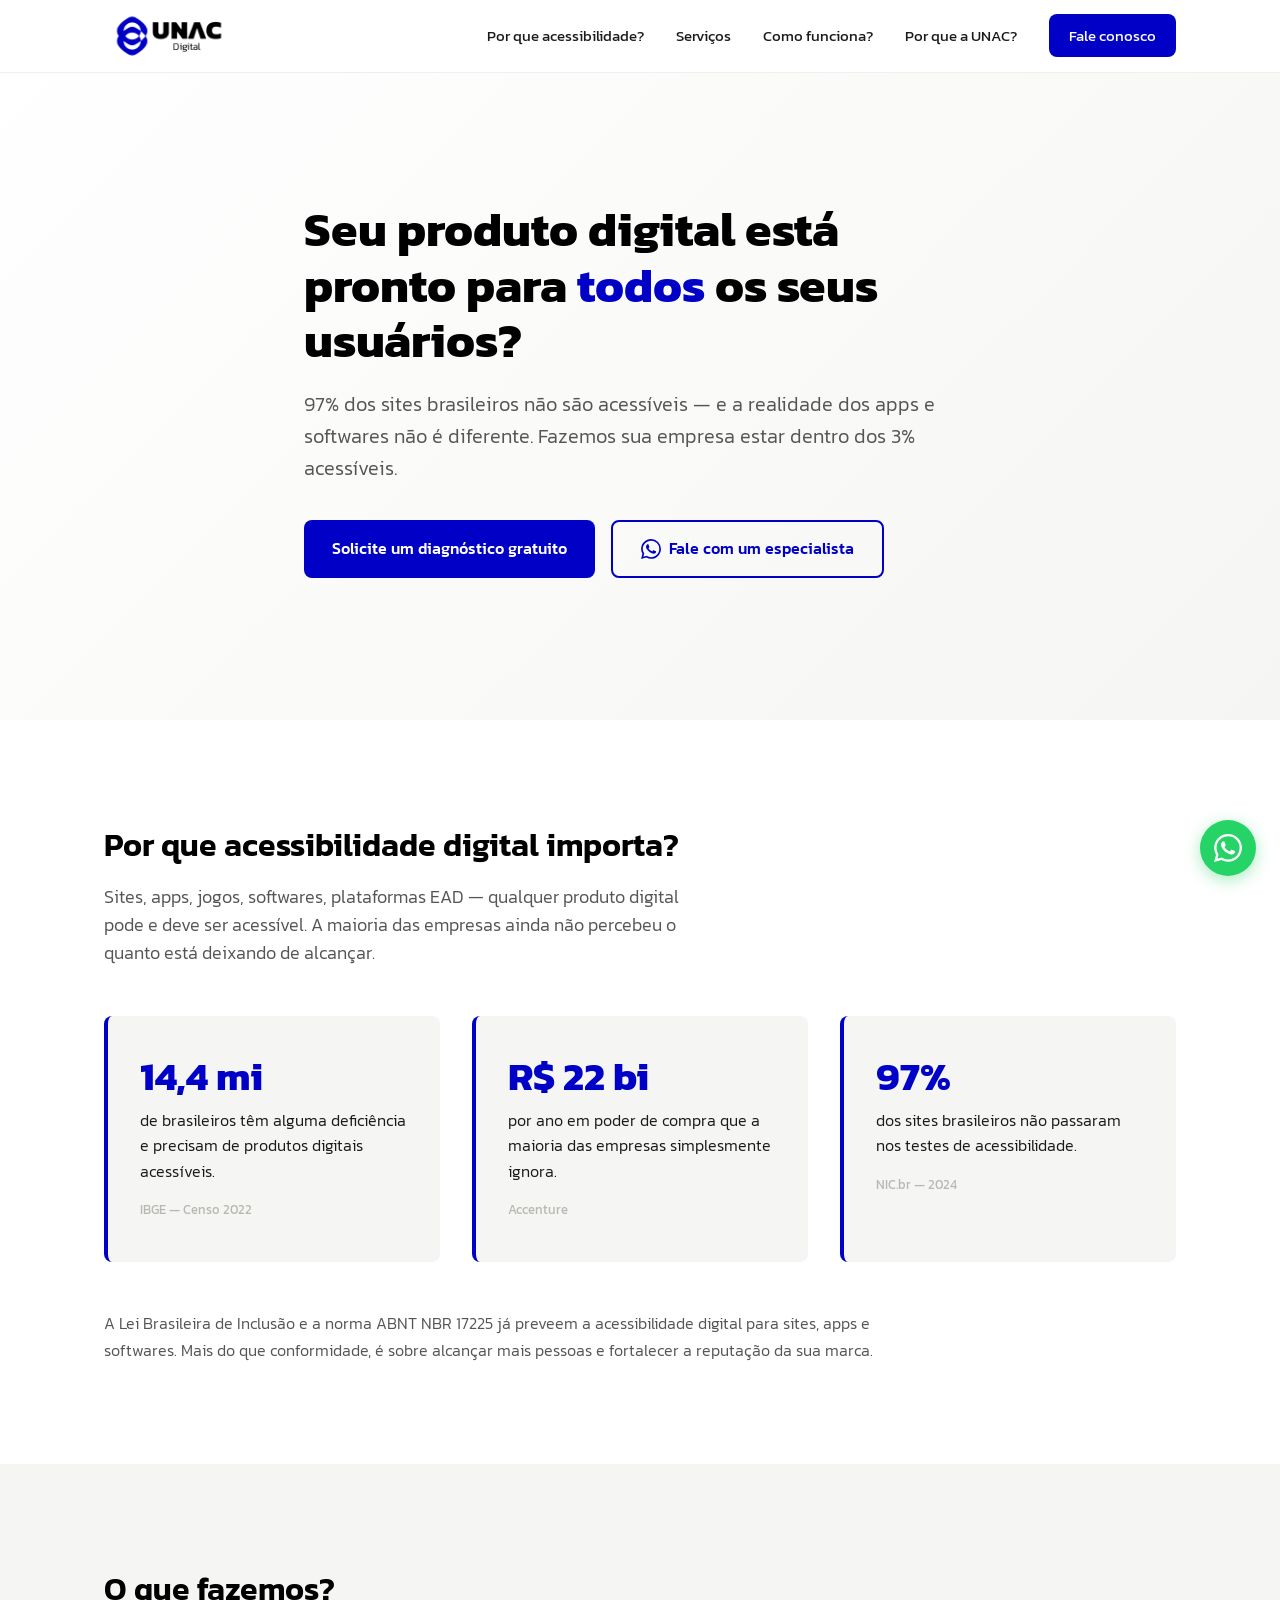
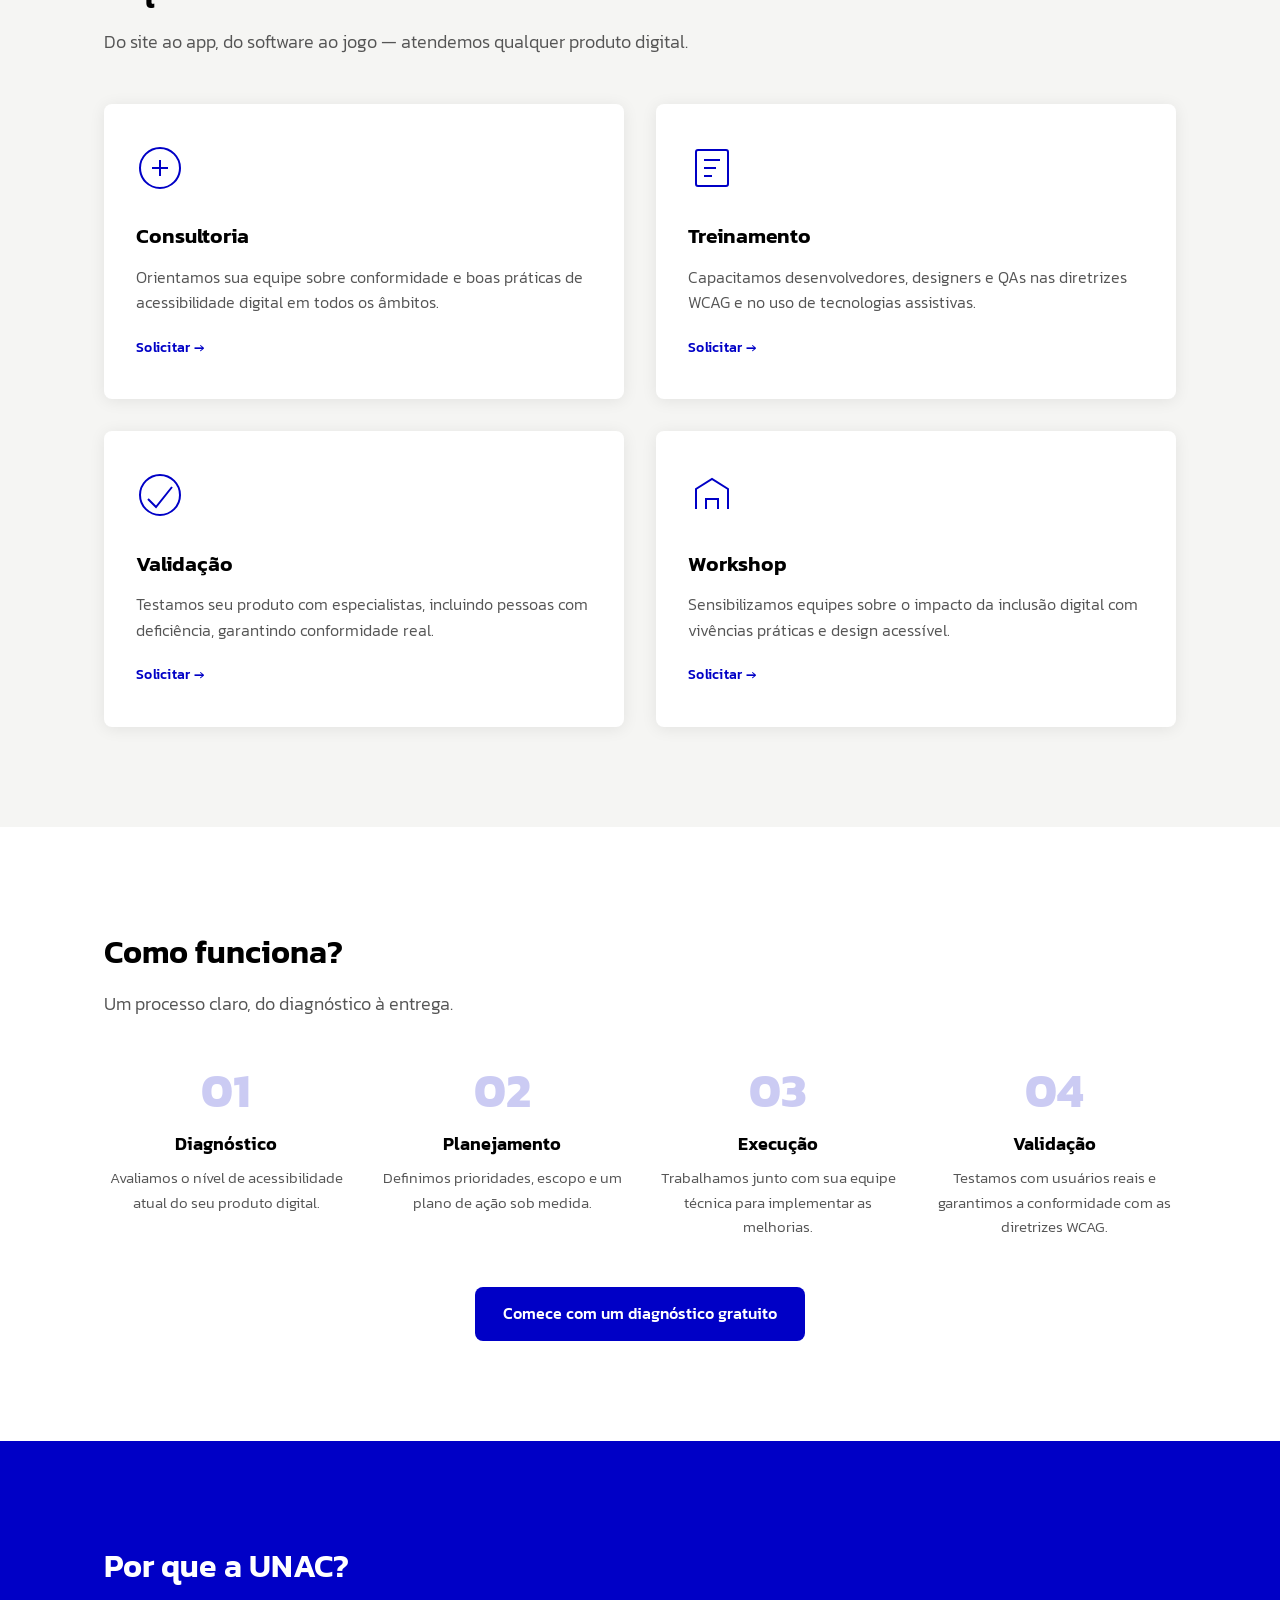
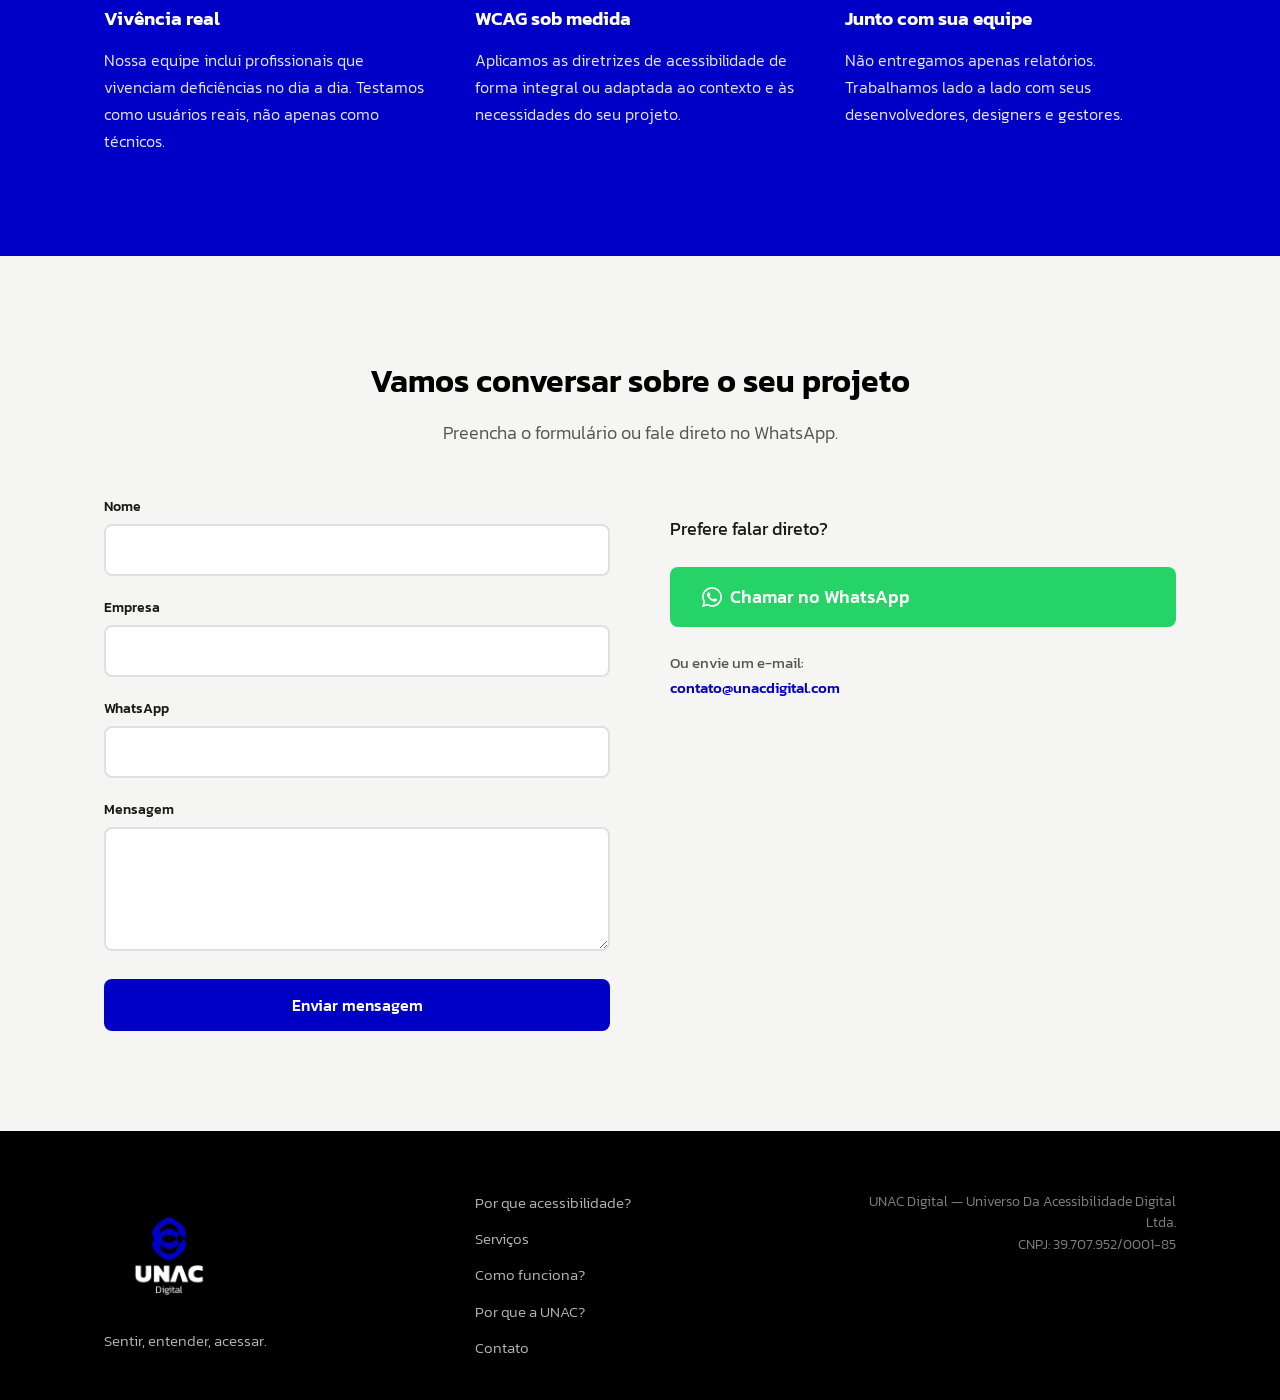
<file: index.html>
<!DOCTYPE html>
<html lang="pt-BR">
<head>
  <meta charset="UTF-8" />
  <meta name="viewport" content="width=device-width, initial-scale=1.0" />
  <meta name="description" content="UNAC Digital — Consultoria especializada em acessibilidade digital. Tornamos produtos digitais acessíveis para todas as pessoas." />
  <title>UNAC Digital — Acessibilidade Digital</title>
  <link rel="preconnect" href="https://fonts.googleapis.com" />
  <link rel="preconnect" href="https://fonts.gstatic.com" crossorigin />
  <link href="https://fonts.googleapis.com/css2?family=Kanit:wght@300;400;500;600;700&display=swap" rel="stylesheet" />
  <link rel="stylesheet" href="css/style.css" />
</head>
<body>

  <a href="#hero" class="skip-link">Ir para o conteúdo principal</a>

  <!-- HEADER / NAV -->
  <header class="header" id="header">
    <nav class="nav container">
      <img src="images/logo-horizontal.png" alt="UNAC Digital" class="nav__logo-img" />
      <button class="nav__toggle" id="navToggle" aria-label="Abrir menu" aria-expanded="false">
        <span class="nav__toggle-line"></span>
        <span class="nav__toggle-line"></span>
        <span class="nav__toggle-line"></span>
      </button>
      <ul class="nav__menu" id="navMenu" role="menubar">
        <li role="none"><a href="#cenario" class="nav__link" role="menuitem">Por&nbsp;que acessibilidade?</a></li>
        <li role="none"><a href="#servicos" class="nav__link" role="menuitem">Serviços</a></li>
        <li role="none"><a href="#processo" class="nav__link" role="menuitem">Como funciona?</a></li>
        <li role="none"><a href="#diferencial" class="nav__link" role="menuitem">Por&nbsp;que a UNAC?</a></li>
        <li role="none"><a href="#contato" class="nav__link nav__link--cta" role="menuitem">Fale conosco</a></li>
      </ul>
    </nav>
  </header>

  <main>

    <!-- HERO -->
    <section class="hero" id="hero">
      <div class="container hero__content">
        <h1 class="hero__title">Seu produto digital está pronto para <span class="hero__highlight">todos</span> os seus usuários?</h1>
        <p class="hero__sub">97% dos sites brasileiros não são acessíveis — e a realidade dos apps e softwares não é diferente. Fazemos sua empresa estar dentro dos 3% acessíveis.</p>
        <div class="hero__ctas">
          <a href="#contato" class="btn btn--primary">Solicite um diagnóstico gratuito</a>
          <a href="https://wa.me/5500000000000" class="btn btn--secondary" target="_blank" rel="noopener noreferrer">
            <svg class="btn__icon" viewBox="0 0 24 24" width="20" height="20" fill="currentColor" aria-hidden="true"><path d="M17.472 14.382c-.297-.149-1.758-.867-2.03-.967-.273-.099-.471-.148-.67.15-.197.297-.767.966-.94 1.164-.173.199-.347.223-.644.075-.297-.15-1.255-.463-2.39-1.475-.883-.788-1.48-1.761-1.653-2.059-.173-.297-.018-.458.13-.606.134-.133.298-.347.446-.52.149-.174.198-.298.298-.497.099-.198.05-.371-.025-.52-.075-.149-.669-1.612-.916-2.207-.242-.579-.487-.5-.669-.51-.173-.008-.371-.01-.57-.01-.198 0-.52.074-.792.372-.272.297-1.04 1.016-1.04 2.479 0 1.462 1.065 2.875 1.213 3.074.149.198 2.096 3.2 5.077 4.487.709.306 1.262.489 1.694.625.712.227 1.36.195 1.871.118.571-.085 1.758-.719 2.006-1.413.248-.694.248-1.289.173-1.413-.074-.124-.272-.198-.57-.347m-5.421 7.403h-.004a9.87 9.87 0 01-5.031-1.378l-.361-.214-3.741.982.998-3.648-.235-.374a9.86 9.86 0 01-1.51-5.26c.001-5.45 4.436-9.884 9.888-9.884 2.64 0 5.122 1.03 6.988 2.898a9.825 9.825 0 012.893 6.994c-.003 5.45-4.437 9.884-9.885 9.884m8.413-18.297A11.815 11.815 0 0012.05 0C5.495 0 .16 5.335.157 11.892c0 2.096.547 4.142 1.588 5.945L.057 24l6.305-1.654a11.882 11.882 0 005.683 1.448h.005c6.554 0 11.89-5.335 11.893-11.893a11.821 11.821 0 00-3.48-8.413z"/></svg>
            Fale com um especialista
          </a>
        </div>
      </div>
    </section>

    <!-- O CENÁRIO -->
    <section class="cenario" id="cenario">
      <div class="container">
        <h2 class="section__title">Por que acessibilidade digital importa?</h2>
        <p class="section__sub">Sites, apps, jogos, softwares, plataformas EAD — qualquer produto digital pode e deve ser acessível. A maioria das empresas ainda não percebeu o quanto está deixando de alcançar.</p>
        <div class="cenario__grid">
          <div class="cenario__card">
            <span class="cenario__number">14,4 mi</span>
            <p class="cenario__text">de brasileiros têm alguma deficiência e precisam de produtos digitais acessíveis.</p>
            <cite class="cenario__source">IBGE — Censo 2022</cite>
          </div>
          <div class="cenario__card">
            <span class="cenario__number">R$ 22 bi</span>
            <p class="cenario__text">por ano em poder de compra que a maioria das empresas simplesmente ignora.</p>
            <cite class="cenario__source">Accenture</cite>
          </div>
          <div class="cenario__card">
            <span class="cenario__number">97%</span>
            <p class="cenario__text">dos sites brasileiros não passaram nos testes de acessibilidade.</p>
            <cite class="cenario__source">NIC.br — 2024</cite>
          </div>
        </div>
        <p class="cenario__note">A Lei Brasileira de Inclusão e a norma ABNT NBR 17225 já preveem a acessibilidade digital para sites, apps e softwares. Mais do que conformidade, é sobre alcançar mais pessoas e fortalecer a reputação da sua marca.</p>
      </div>
    </section>

    <!-- SERVIÇOS -->
    <section class="servicos" id="servicos">
      <div class="container">
        <h2 class="section__title">O que fazemos?</h2>
        <p class="section__sub">Do site ao app, do software ao jogo — atendemos qualquer produto digital.</p>
        <div class="servicos__grid">

          <a href="#contato" class="servicos__card">
            <div class="servicos__icon" aria-hidden="true">
              <svg viewBox="0 0 48 48" width="48" height="48" fill="none" stroke="currentColor" stroke-width="2"><circle cx="24" cy="24" r="20"/><path d="M16 24h16M24 16v16"/></svg>
            </div>
            <h3 class="servicos__title">Consultoria</h3>
            <p class="servicos__desc">Orientamos sua equipe sobre conformidade e boas práticas de acessibilidade digital em todos os âmbitos.</p>
            <span class="servicos__cta-link">Solicitar →</span>
          </a>

          <a href="#contato" class="servicos__card">
            <div class="servicos__icon" aria-hidden="true">
              <svg viewBox="0 0 48 48" width="48" height="48" fill="none" stroke="currentColor" stroke-width="2"><rect x="8" y="6" width="32" height="36" rx="2"/><path d="M16 16h16M16 24h12M16 32h8"/></svg>
            </div>
            <h3 class="servicos__title">Treinamento</h3>
            <p class="servicos__desc">Capacitamos desenvolvedores, designers e QAs nas diretrizes WCAG e no uso de tecnologias assistivas.</p>
            <span class="servicos__cta-link">Solicitar →</span>
          </a>

          <a href="#contato" class="servicos__card">
            <div class="servicos__icon" aria-hidden="true">
              <svg viewBox="0 0 48 48" width="48" height="48" fill="none" stroke="currentColor" stroke-width="2"><path d="M12 28l8 8 16-20"/><circle cx="24" cy="24" r="20"/></svg>
            </div>
            <h3 class="servicos__title">Validação</h3>
            <p class="servicos__desc">Testamos seu produto com especialistas, incluindo pessoas com deficiência, garantindo conformidade real.</p>
            <span class="servicos__cta-link">Solicitar →</span>
          </a>

          <a href="#contato" class="servicos__card">
            <div class="servicos__icon" aria-hidden="true">
              <svg viewBox="0 0 48 48" width="48" height="48" fill="none" stroke="currentColor" stroke-width="2"><path d="M8 38V18l16-10 16 10v20"/><path d="M18 38V28h12v10"/></svg>
            </div>
            <h3 class="servicos__title">Workshop</h3>
            <p class="servicos__desc">Sensibilizamos equipes sobre o impacto da inclusão digital com vivências práticas e design acessível.</p>
            <span class="servicos__cta-link">Solicitar →</span>
          </a>

        </div>
      </div>
    </section>

    <!-- COMO FUNCIONA -->
    <section class="processo" id="processo">
      <div class="container">
        <h2 class="section__title">Como funciona?</h2>
        <p class="section__sub">Um processo claro, do diagnóstico à entrega.</p>
        <div class="processo__steps">

          <div class="processo__step">
            <span class="processo__num" aria-hidden="true">01</span>
            <h3 class="processo__title">Diagnóstico</h3>
            <p class="processo__desc">Avaliamos o nível de acessibilidade atual do seu produto digital.</p>
          </div>

          <div class="processo__step">
            <span class="processo__num" aria-hidden="true">02</span>
            <h3 class="processo__title">Planejamento</h3>
            <p class="processo__desc">Definimos prioridades, escopo e um plano de ação sob medida.</p>
          </div>

          <div class="processo__step">
            <span class="processo__num" aria-hidden="true">03</span>
            <h3 class="processo__title">Execução</h3>
            <p class="processo__desc">Trabalhamos junto com sua equipe técnica para implementar as melhorias.</p>
          </div>

          <div class="processo__step">
            <span class="processo__num" aria-hidden="true">04</span>
            <h3 class="processo__title">Validação</h3>
            <p class="processo__desc">Testamos com usuários reais e garantimos a conformidade com as diretrizes WCAG.</p>
          </div>

        </div>
        <div class="processo__cta">
          <a href="#contato" class="btn btn--primary">Comece com um diagnóstico gratuito</a>
        </div>
      </div>
    </section>

    <!-- DIFERENCIAL -->
    <section class="diferencial" id="diferencial">
      <div class="container">
        <h2 class="section__title">Por&nbsp;que a UNAC?</h2>
        <div class="diferencial__grid">

          <div class="diferencial__item">
            <h3 class="diferencial__title">Vivência real</h3>
            <p class="diferencial__desc">Nossa equipe inclui profissionais que vivenciam deficiências no dia a dia. Testamos como usuários reais, não apenas como técnicos.</p>
          </div>

          <div class="diferencial__item">
            <h3 class="diferencial__title">WCAG sob medida</h3>
            <p class="diferencial__desc">Aplicamos as diretrizes de acessibilidade de forma integral ou adaptada ao contexto e às necessidades do seu projeto.</p>
          </div>

          <div class="diferencial__item">
            <h3 class="diferencial__title">Junto com sua equipe</h3>
            <p class="diferencial__desc">Não entregamos apenas relatórios. Trabalhamos lado a lado com seus desenvolvedores, designers e gestores.</p>
          </div>

        </div>
      </div>
    </section>

    <!-- CONTATO -->
    <section class="contato" id="contato">
      <div class="container">
        <h2 class="section__title">Vamos conversar sobre o seu projeto</h2>
        <p class="section__sub">Preencha o formulário ou fale direto no WhatsApp.</p>
        <div class="contato__wrapper">
          <form class="contato__form" id="contatoForm" action="#" method="POST">
            <div class="form__group">
              <label for="nome" class="form__label">Nome</label>
              <input type="text" id="nome" name="nome" class="form__input" required autocomplete="name" />
            </div>
            <div class="form__group">
              <label for="empresa" class="form__label">Empresa</label>
              <input type="text" id="empresa" name="empresa" class="form__input" autocomplete="organization" />
            </div>
            <div class="form__group">
              <label for="whatsapp" class="form__label">WhatsApp</label>
              <input type="tel" id="whatsapp" name="whatsapp" class="form__input" required autocomplete="tel" />
            </div>
            <div class="form__group">
              <label for="mensagem" class="form__label">Mensagem</label>
              <textarea id="mensagem" name="mensagem" class="form__input form__textarea" rows="4"></textarea>
            </div>
            <button type="submit" class="btn btn--primary btn--full">Enviar mensagem</button>
          </form>
          <div class="contato__info">
            <p class="contato__text">Prefere falar direto?</p>
            <a href="https://wa.me/5500000000000" class="btn btn--whatsapp" target="_blank" rel="noopener noreferrer">
              <svg class="btn__icon" viewBox="0 0 24 24" width="20" height="20" fill="currentColor" aria-hidden="true"><path d="M17.472 14.382c-.297-.149-1.758-.867-2.03-.967-.273-.099-.471-.148-.67.15-.197.297-.767.966-.94 1.164-.173.199-.347.223-.644.075-.297-.15-1.255-.463-2.39-1.475-.883-.788-1.48-1.761-1.653-2.059-.173-.297-.018-.458.13-.606.134-.133.298-.347.446-.52.149-.174.198-.298.298-.497.099-.198.05-.371-.025-.52-.075-.149-.669-1.612-.916-2.207-.242-.579-.487-.5-.669-.51-.173-.008-.371-.01-.57-.01-.198 0-.52.074-.792.372-.272.297-1.04 1.016-1.04 2.479 0 1.462 1.065 2.875 1.213 3.074.149.198 2.096 3.2 5.077 4.487.709.306 1.262.489 1.694.625.712.227 1.36.195 1.871.118.571-.085 1.758-.719 2.006-1.413.248-.694.248-1.289.173-1.413-.074-.124-.272-.198-.57-.347m-5.421 7.403h-.004a9.87 9.87 0 01-5.031-1.378l-.361-.214-3.741.982.998-3.648-.235-.374a9.86 9.86 0 01-1.51-5.26c.001-5.45 4.436-9.884 9.888-9.884 2.64 0 5.122 1.03 6.988 2.898a9.825 9.825 0 012.893 6.994c-.003 5.45-4.437 9.884-9.885 9.884m8.413-18.297A11.815 11.815 0 0012.05 0C5.495 0 .16 5.335.157 11.892c0 2.096.547 4.142 1.588 5.945L.057 24l6.305-1.654a11.882 11.882 0 005.683 1.448h.005c6.554 0 11.89-5.335 11.893-11.893a11.821 11.821 0 00-3.48-8.413z"/></svg>
              Chamar no WhatsApp
            </a>
            <div class="contato__email">
              <p>Ou envie um e-mail:</p>
              <a href="mailto:contato@unacdigital.com">contato@unacdigital.com</a>
            </div>
          </div>
        </div>
      </div>
    </section>

  </main>

  <!-- FOOTER -->
  <footer class="footer">
    <div class="container footer__content">
      <div class="footer__brand">
        <img src="images/logo-vertical-dark.png" alt="UNAC Digital" class="footer__logo" />
        <p class="footer__slogan">Sentir, entender, acessar.</p>
      </div>
      <nav class="footer__nav" aria-label="Links do rodapé">
        <a href="#cenario">Por&nbsp;que acessibilidade?</a>
        <a href="#servicos">Serviços</a>
        <a href="#processo">Como funciona?</a>
        <a href="#diferencial">Por&nbsp;que a UNAC?</a>
        <a href="#contato">Contato</a>
      </nav>
      <div class="footer__legal">
        <p>UNAC Digital — Universo Da Acessibilidade Digital Ltda.</p>
        <p>CNPJ: 39.707.952/0001-85</p>
      </div>
    </div>
  </footer>

  <!-- WHATSAPP FLUTUANTE -->
  <a href="https://wa.me/5500000000000" class="whatsapp-float" target="_blank" rel="noopener noreferrer" aria-label="Fale conosco pelo WhatsApp">
    <svg viewBox="0 0 24 24" width="28" height="28" fill="#fff" aria-hidden="true"><path d="M17.472 14.382c-.297-.149-1.758-.867-2.03-.967-.273-.099-.471-.148-.67.15-.197.297-.767.966-.94 1.164-.173.199-.347.223-.644.075-.297-.15-1.255-.463-2.39-1.475-.883-.788-1.48-1.761-1.653-2.059-.173-.297-.018-.458.13-.606.134-.133.298-.347.446-.52.149-.174.198-.298.298-.497.099-.198.05-.371-.025-.52-.075-.149-.669-1.612-.916-2.207-.242-.579-.487-.5-.669-.51-.173-.008-.371-.01-.57-.01-.198 0-.52.074-.792.372-.272.297-1.04 1.016-1.04 2.479 0 1.462 1.065 2.875 1.213 3.074.149.198 2.096 3.2 5.077 4.487.709.306 1.262.489 1.694.625.712.227 1.36.195 1.871.118.571-.085 1.758-.719 2.006-1.413.248-.694.248-1.289.173-1.413-.074-.124-.272-.198-.57-.347m-5.421 7.403h-.004a9.87 9.87 0 01-5.031-1.378l-.361-.214-3.741.982.998-3.648-.235-.374a9.86 9.86 0 01-1.51-5.26c.001-5.45 4.436-9.884 9.888-9.884 2.64 0 5.122 1.03 6.988 2.898a9.825 9.825 0 012.893 6.994c-.003 5.45-4.437 9.884-9.885 9.884m8.413-18.297A11.815 11.815 0 0012.05 0C5.495 0 .16 5.335.157 11.892c0 2.096.547 4.142 1.588 5.945L.057 24l6.305-1.654a11.882 11.882 0 005.683 1.448h.005c6.554 0 11.89-5.335 11.893-11.893a11.821 11.821 0 00-3.48-8.413z"/></svg>
  </a>

  <script src="js/main.js"></script>
</body>
</html>
</file>
<file: css/style.css>
/* ========================================
   UNAC Digital — Estilo Principal
   Fonte: Kanit | Cores: Manual de Marca
   ======================================== */

/* --- VARIÁVEIS --- */
:root {
  --cor-orbita: #0000C6;
  --cor-orbita-hover: #0000A0;
  --cor-nevoa: #B8B8B2;
  --cor-vacuo: #000000;
  --cor-pulso: #FFFFFF;
  --cor-fundo-alt: #F5F5F3;
  --cor-texto: #1A1A1A;
  --cor-texto-light: #555555;
  --cor-whatsapp: #25D366;
  --cor-whatsapp-hover: #1EBE57;
  --font: 'Kanit', sans-serif;
  --container: 1120px;
  --radius: 8px;
  --shadow: 0 2px 16px rgba(0, 0, 0, 0.08);
  --transition: 0.3s ease;
}

/* --- RESET --- */
*,
*::before,
*::after {
  margin: 0;
  padding: 0;
  box-sizing: border-box;
}

html {
  scroll-behavior: smooth;
  scroll-padding-top: 80px;
}

body {
  font-family: var(--font);
  color: var(--cor-texto);
  background: var(--cor-pulso);
  line-height: 1.6;
  -webkit-font-smoothing: antialiased;
}

img {
  max-width: 100%;
  height: auto;
  display: block;
}

a {
  text-decoration: none;
  color: inherit;
}

ul {
  list-style: none;
}

/* --- CONTAINER --- */
.container {
  max-width: var(--container);
  margin: 0 auto;
  padding: 0 24px;
}

/* --- TIPOGRAFIA SEÇÕES --- */
.section__title {
  font-size: 2rem;
  font-weight: 600;
  color: var(--cor-vacuo);
  margin-bottom: 12px;
}

.section__sub {
  font-size: 1.1rem;
  font-weight: 300;
  color: var(--cor-texto-light);
  margin-bottom: 48px;
  max-width: 600px;
}

/* --- BOTÕES --- */
.btn {
  display: inline-flex;
  align-items: center;
  gap: 8px;
  padding: 14px 28px;
  border-radius: var(--radius);
  font-family: var(--font);
  font-size: 1rem;
  font-weight: 500;
  cursor: pointer;
  border: none;
  transition: background var(--transition), transform var(--transition);
}

.btn:hover {
  transform: translateY(-2px);
}

.btn:focus-visible {
  outline: 3px solid var(--cor-orbita);
  outline-offset: 3px;
}

.btn--primary {
  background: var(--cor-orbita);
  color: var(--cor-pulso);
}

.btn--primary:hover {
  background: var(--cor-orbita-hover);
}

.btn--secondary {
  background: transparent;
  color: var(--cor-orbita);
  border: 2px solid var(--cor-orbita);
}

.btn--secondary:hover {
  background: var(--cor-orbita);
  color: var(--cor-pulso);
}

.btn--whatsapp {
  background: var(--cor-whatsapp);
  color: var(--cor-pulso);
  font-size: 1.1rem;
  padding: 16px 32px;
}

.btn--whatsapp:hover {
  background: var(--cor-whatsapp-hover);
}

.btn--full {
  width: 100%;
  justify-content: center;
}

.btn__icon {
  flex-shrink: 0;
}

/* ========================================
   HEADER / NAV
   ======================================== */
.header {
  position: fixed;
  top: 0;
  left: 0;
  right: 0;
  z-index: 100;
  background: rgba(255, 255, 255, 0.95);
  backdrop-filter: blur(8px);
  border-bottom: 1px solid rgba(0, 0, 0, 0.06);
  transition: box-shadow var(--transition);
}

.header--scrolled {
  box-shadow: var(--shadow);
}

.nav {
  display: flex;
  align-items: center;
  justify-content: space-between;
  height: 72px;
}

.nav__logo-img {
  height: 130px;
  width: auto;
}

.nav__menu {
  display: flex;
  align-items: center;
  gap: 32px;
}

.nav__link {
  font-size: 0.95rem;
  font-weight: 400;
  color: var(--cor-texto);
  transition: color var(--transition);
  position: relative;
}

.nav__link::after {
  content: '';
  position: absolute;
  bottom: -4px;
  left: 0;
  width: 0;
  height: 2px;
  background: var(--cor-orbita);
  transition: width var(--transition);
}

.nav__link:hover::after,
.nav__link:focus::after {
  width: 100%;
}

.nav__link:hover,
.nav__link:focus {
  color: var(--cor-orbita);
}

.nav__link--cta {
  background: var(--cor-orbita);
  color: var(--cor-pulso) !important;
  padding: 10px 20px;
  border-radius: var(--radius);
}

.nav__link--cta::after {
  display: none;
}

.nav__link--cta:hover {
  background: var(--cor-orbita-hover);
}

/* Hamburger */
.nav__toggle {
  display: none;
  flex-direction: column;
  gap: 5px;
  background: none;
  border: none;
  cursor: pointer;
  padding: 8px;
}

.nav__toggle-line {
  display: block;
  width: 24px;
  height: 2px;
  background: var(--cor-vacuo);
  transition: transform var(--transition), opacity var(--transition);
}

/* ========================================
   HERO
   ======================================== */
.hero {
  padding: 160px 0 100px;
  background: linear-gradient(135deg, var(--cor-pulso) 0%, var(--cor-fundo-alt) 100%);
  min-height: 80vh;
  display: flex;
  align-items: center;
}

.hero__content {
  max-width: 720px;
}

.hero__title {
  font-size: 3rem;
  font-weight: 700;
  line-height: 1.15;
  color: var(--cor-vacuo);
  margin-bottom: 20px;
}

.hero__highlight {
  color: var(--cor-orbita);
}

.hero__sub {
  font-size: 1.25rem;
  font-weight: 300;
  color: var(--cor-texto-light);
  margin-bottom: 36px;
  line-height: 1.6;
}

.hero__ctas {
  display: flex;
  gap: 16px;
  flex-wrap: wrap;
}

/* ========================================
   O CENÁRIO
   ======================================== */
.cenario {
  padding: 100px 0;
  background: var(--cor-pulso);
}

.cenario__grid {
  display: grid;
  grid-template-columns: repeat(3, 1fr);
  gap: 32px;
  margin-bottom: 48px;
}

.cenario__card {
  background: var(--cor-fundo-alt);
  padding: 40px 32px;
  border-radius: var(--radius);
  border-left: 4px solid var(--cor-orbita);
}

.cenario__number {
  display: block;
  font-size: 2.5rem;
  font-weight: 700;
  color: var(--cor-orbita);
  margin-bottom: 12px;
  line-height: 1;
}

.cenario__text {
  font-size: 1rem;
  font-weight: 300;
  color: var(--cor-texto);
  margin-bottom: 12px;
}

.cenario__source {
  font-size: 0.8rem;
  font-weight: 400;
  color: var(--cor-nevoa);
  font-style: normal;
}

.cenario__note {
  font-size: 1rem;
  font-weight: 300;
  color: var(--cor-texto-light);
  max-width: 800px;
  line-height: 1.7;
}

/* ========================================
   SERVIÇOS
   ======================================== */
.servicos {
  padding: 100px 0;
  background: var(--cor-fundo-alt);
}

.servicos__grid {
  display: grid;
  grid-template-columns: repeat(2, 1fr);
  gap: 32px;
}

.servicos__card {
  background: var(--cor-pulso);
  padding: 40px 32px;
  border-radius: var(--radius);
  box-shadow: var(--shadow);
  transition: transform var(--transition), box-shadow var(--transition);
  display: block;
  text-decoration: none;
  color: inherit;
  cursor: pointer;
}

.servicos__card:hover {
  transform: translateY(-4px);
  box-shadow: 0 8px 32px rgba(0, 0, 0, 0.12);
}

.servicos__cta-link {
  display: inline-block;
  margin-top: 20px;
  color: var(--cor-orbita);
  font-size: 0.9rem;
  font-weight: 500;
  letter-spacing: 0.02em;
  transition: gap var(--transition);
}

.servicos__icon {
  color: var(--cor-orbita);
  margin-bottom: 20px;
}

.servicos__title {
  font-size: 1.3rem;
  font-weight: 600;
  margin-bottom: 12px;
  color: var(--cor-vacuo);
}

.servicos__desc {
  font-size: 1rem;
  font-weight: 300;
  color: var(--cor-texto-light);
  line-height: 1.6;
}

/* ========================================
   COMO FUNCIONA
   ======================================== */
.processo {
  padding: 100px 0;
  background: var(--cor-pulso);
}

.processo__steps {
  display: grid;
  grid-template-columns: repeat(4, 1fr);
  gap: 32px;
  margin-bottom: 48px;
}

.processo__step {
  text-align: center;
  position: relative;
}

.processo__num {
  display: block;
  font-size: 3rem;
  font-weight: 700;
  color: var(--cor-orbita);
  opacity: 0.2;
  margin-bottom: 16px;
  line-height: 1;
}

.processo__title {
  font-size: 1.1rem;
  font-weight: 600;
  margin-bottom: 8px;
  color: var(--cor-vacuo);
}

.processo__desc {
  font-size: 0.95rem;
  font-weight: 300;
  color: var(--cor-texto-light);
  line-height: 1.6;
}

.processo__cta {
  text-align: center;
}

/* ========================================
   DIFERENCIAL
   ======================================== */
.diferencial {
  padding: 100px 0;
  background: var(--cor-orbita);
  color: var(--cor-pulso);
}

.diferencial .section__title {
  color: var(--cor-pulso);
}

.diferencial__grid {
  display: grid;
  grid-template-columns: repeat(3, 1fr);
  gap: 40px;
}

.diferencial__title {
  font-size: 1.2rem;
  font-weight: 600;
  margin-bottom: 12px;
}

.diferencial__desc {
  font-size: 1rem;
  font-weight: 300;
  line-height: 1.7;
  opacity: 0.9;
}

/* ========================================
   CONTATO
   ======================================== */
.contato {
  padding: 100px 0;
  background: var(--cor-fundo-alt);
}

.contato .section__title {
  text-align: center;
}

.contato .section__sub {
  text-align: center;
  max-width: 100%;
  margin-left: auto;
  margin-right: auto;
}

.contato__wrapper {
  display: grid;
  grid-template-columns: 1fr 1fr;
  gap: 60px;
  align-items: start;
}

.form__group {
  margin-bottom: 20px;
}

.form__label {
  display: block;
  font-size: 0.9rem;
  font-weight: 500;
  margin-bottom: 6px;
  color: var(--cor-texto);
}

.form__input {
  width: 100%;
  padding: 12px 16px;
  border: 2px solid #E0E0E0;
  border-radius: var(--radius);
  font-family: var(--font);
  font-size: 1rem;
  font-weight: 300;
  color: var(--cor-texto);
  background: var(--cor-pulso);
  transition: border-color var(--transition);
}

.form__input:focus {
  outline: none;
  border-color: var(--cor-orbita);
}

.form__textarea {
  resize: vertical;
  min-height: 100px;
}

.contato__info {
  display: flex;
  flex-direction: column;
  gap: 24px;
  padding-top: 20px;
}

.contato__text {
  font-size: 1.1rem;
  font-weight: 400;
  color: var(--cor-texto);
}

.contato__email {
  font-size: 0.95rem;
  color: var(--cor-texto-light);
}

.contato__email a {
  color: var(--cor-orbita);
  font-weight: 500;
}

.contato__email a:hover {
  text-decoration: underline;
}

/* ========================================
   FOOTER
   ======================================== */
.footer {
  background: var(--cor-vacuo);
  color: var(--cor-pulso);
  padding: 60px 0 40px;
}

.footer__content {
  display: grid;
  grid-template-columns: 1fr 1fr 1fr;
  gap: 40px;
  align-items: start;
}

.footer__logo {
  height: 130px;
  width: auto;
  margin-bottom: 8px;
}

.footer__brand {
  display: flex;
  flex-direction: column;
  align-items: flex-start;
}

.footer__slogan {
  margin-top: 0;
}

.footer__slogan {
  font-size: 0.95rem;
  font-weight: 300;
  opacity: 0.7;
}

.footer__nav {
  display: flex;
  flex-direction: column;
  gap: 12px;
}

.footer__nav a {
  font-size: 0.95rem;
  font-weight: 300;
  opacity: 0.7;
  transition: opacity var(--transition);
}

.footer__nav a:hover {
  opacity: 1;
}

.footer__legal {
  text-align: right;
}

.footer__legal p {
  font-size: 0.85rem;
  font-weight: 300;
  opacity: 0.5;
  line-height: 1.6;
}

/* ========================================
   WHATSAPP FLUTUANTE
   ======================================== */
.whatsapp-float {
  position: fixed;
  bottom: 24px;
  right: 24px;
  width: 56px;
  height: 56px;
  background: var(--cor-whatsapp);
  border-radius: 50%;
  display: flex;
  align-items: center;
  justify-content: center;
  box-shadow: 0 4px 16px rgba(37, 211, 102, 0.4);
  z-index: 99;
  transition: transform var(--transition), box-shadow var(--transition);
}

.whatsapp-float:hover {
  transform: scale(1.1);
  box-shadow: 0 6px 24px rgba(37, 211, 102, 0.5);
}

/* ========================================
   RESPONSIVO
   ======================================== */

/* Tablet */
@media (max-width: 900px) {
  .hero__title {
    font-size: 2.2rem;
  }

  .cenario__grid {
    grid-template-columns: 1fr;
  }

  .servicos__grid {
    grid-template-columns: 1fr;
  }

  .processo__steps {
    grid-template-columns: repeat(2, 1fr);
  }

  .diferencial__grid {
    grid-template-columns: 1fr;
  }

  .contato__wrapper {
    grid-template-columns: 1fr;
  }

  .footer__content {
    grid-template-columns: 1fr;
    gap: 32px;
  }

  .footer__legal {
    text-align: left;
  }
}

/* Mobile */
@media (max-width: 640px) {
  .nav__toggle {
    display: flex;
  }

  .nav__menu {
    position: fixed;
    top: 72px;
    left: 0;
    right: 0;
    background: var(--cor-pulso);
    flex-direction: column;
    padding: 24px;
    gap: 16px;
    border-bottom: 1px solid rgba(0, 0, 0, 0.1);
    transform: translateY(-100%);
    opacity: 0;
    pointer-events: none;
    transition: transform var(--transition), opacity var(--transition);
  }

  .nav__menu--open {
    transform: translateY(0);
    opacity: 1;
    pointer-events: all;
  }

  .nav__link::after {
    display: none;
  }

  .hero {
    padding: 120px 0 60px;
    min-height: auto;
  }

  .hero__title {
    font-size: 1.8rem;
  }

  .hero__sub {
    font-size: 1.05rem;
  }

  .hero__ctas {
    flex-direction: column;
  }

  .hero__ctas .btn {
    justify-content: center;
  }

  .section__title {
    font-size: 1.6rem;
  }

  .cenario,
  .servicos,
  .processo,
  .diferencial,
  .contato {
    padding: 60px 0;
  }

  .processo__steps {
    grid-template-columns: 1fr;
  }

  .cenario__number {
    font-size: 2rem;
  }
}

/* --- FOCO VISÍVEL (Acessibilidade) --- */
a:focus-visible,
button:focus-visible,
input:focus-visible,
textarea:focus-visible {
  outline: 3px solid var(--cor-orbita);
  outline-offset: 3px;
}

/* --- REDUZIR MOVIMENTO --- */
@media (prefers-reduced-motion: reduce) {
  *,
  *::before,
  *::after {
    animation-duration: 0.01ms !important;
    transition-duration: 0.01ms !important;
    scroll-behavior: auto !important;
  }
}

/* --- SKIP LINK (Acessibilidade) --- */
.skip-link {
  position: absolute;
  top: -100%;
  left: 16px;
  background: var(--cor-orbita);
  color: var(--cor-pulso);
  padding: 12px 24px;
  border-radius: var(--radius);
  z-index: 200;
  font-weight: 500;
}

.skip-link:focus {
  top: 16px;
}
</file>
